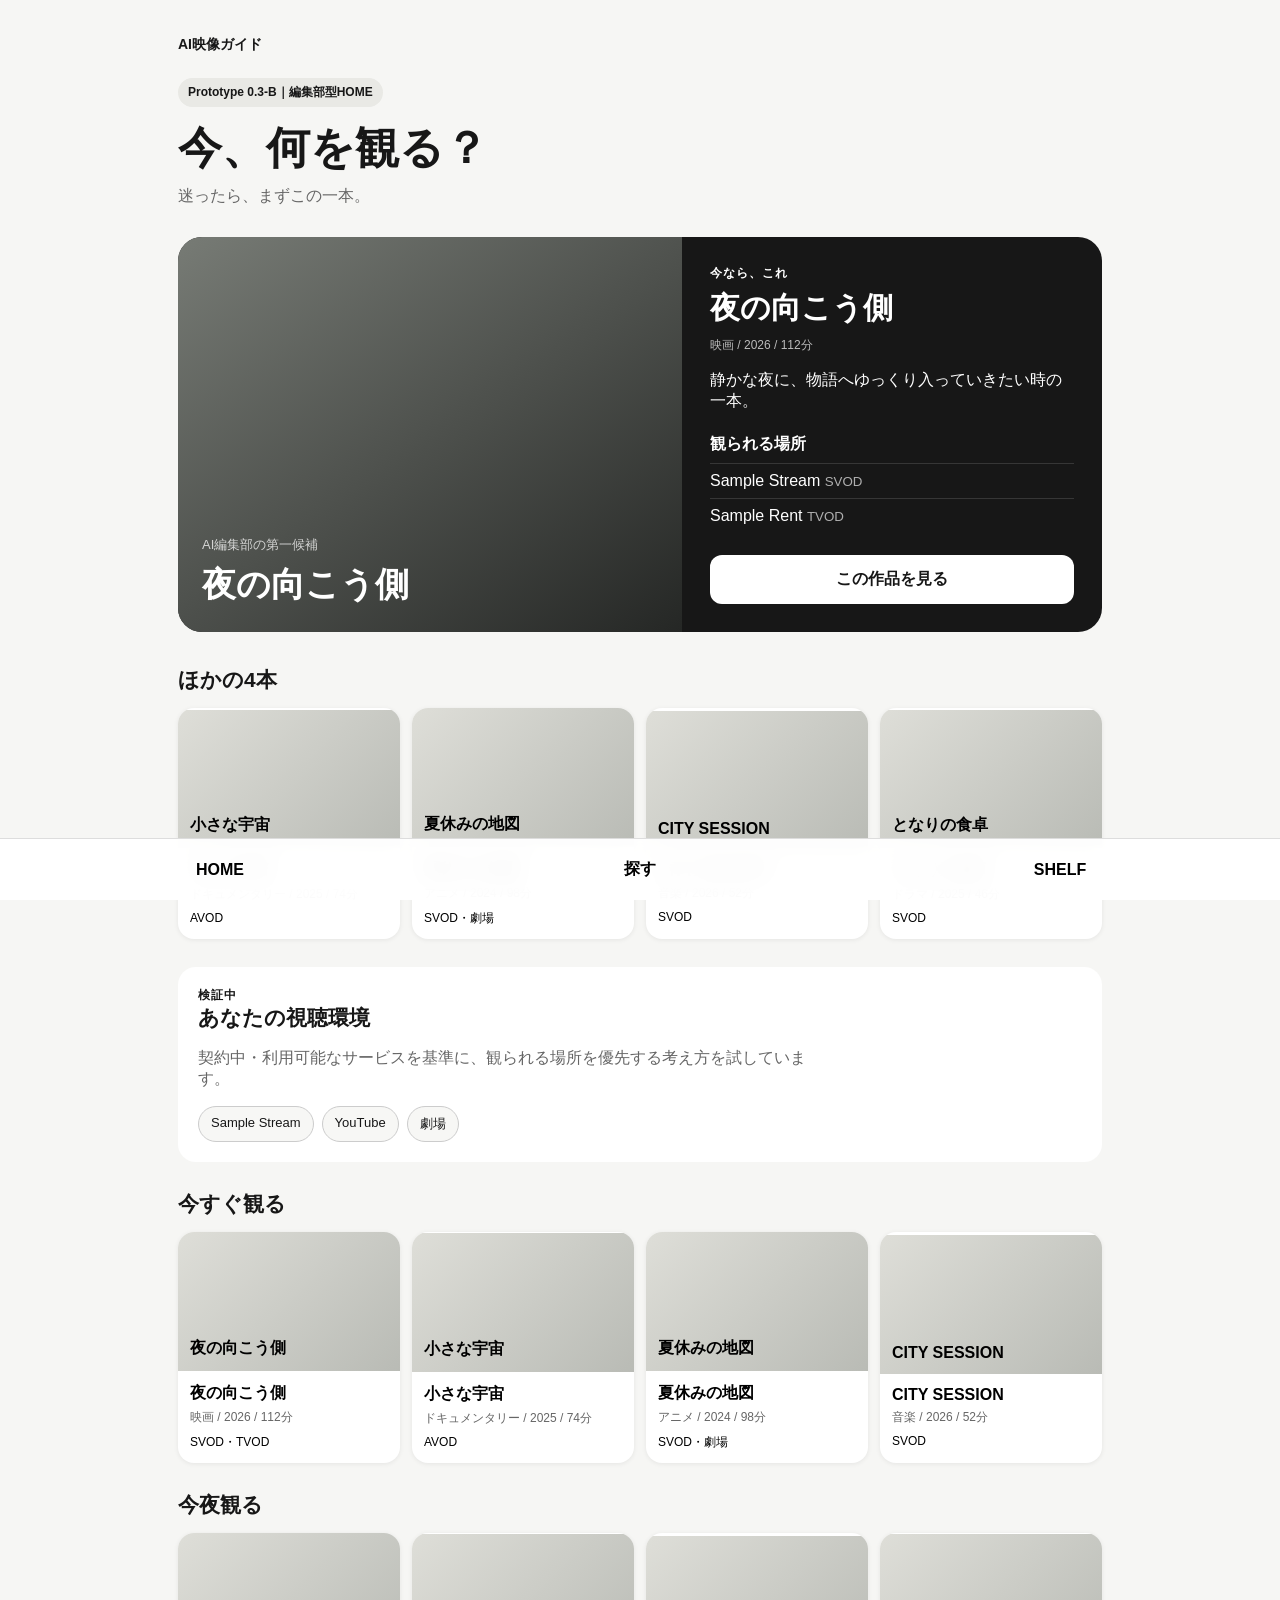
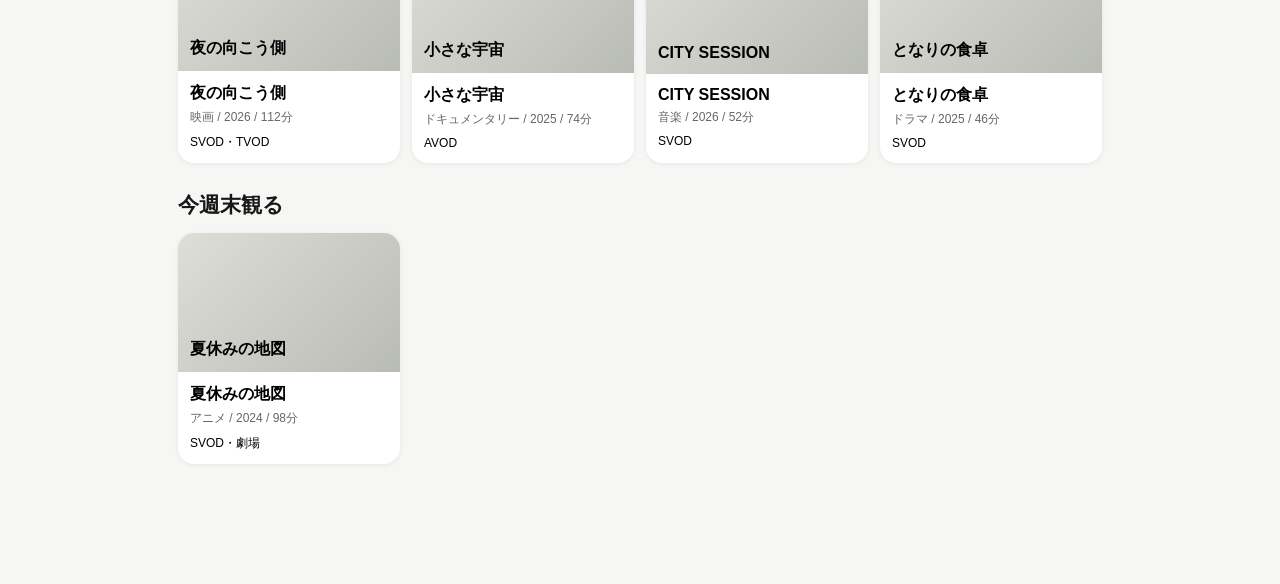
<file: index.html>
<!doctype html>
<html lang="ja">
<head>
  <meta charset="utf-8" />
  <meta name="viewport" content="width=device-width, initial-scale=1, viewport-fit=cover" />
  <title>AI映像ガイド</title>
  <link rel="stylesheet" href="./styles.css" />
</head>
<body>
  <div id="app"></div>
  <nav class="bottom-nav" aria-label="メインナビゲーション">
    <button data-route="home">HOME</button>
    <button data-route="search">探す</button>
    <button data-route="shelf">SHELF</button>
  </nav>
  <script src="./app.js"></script>
</body>
</html>
</file>
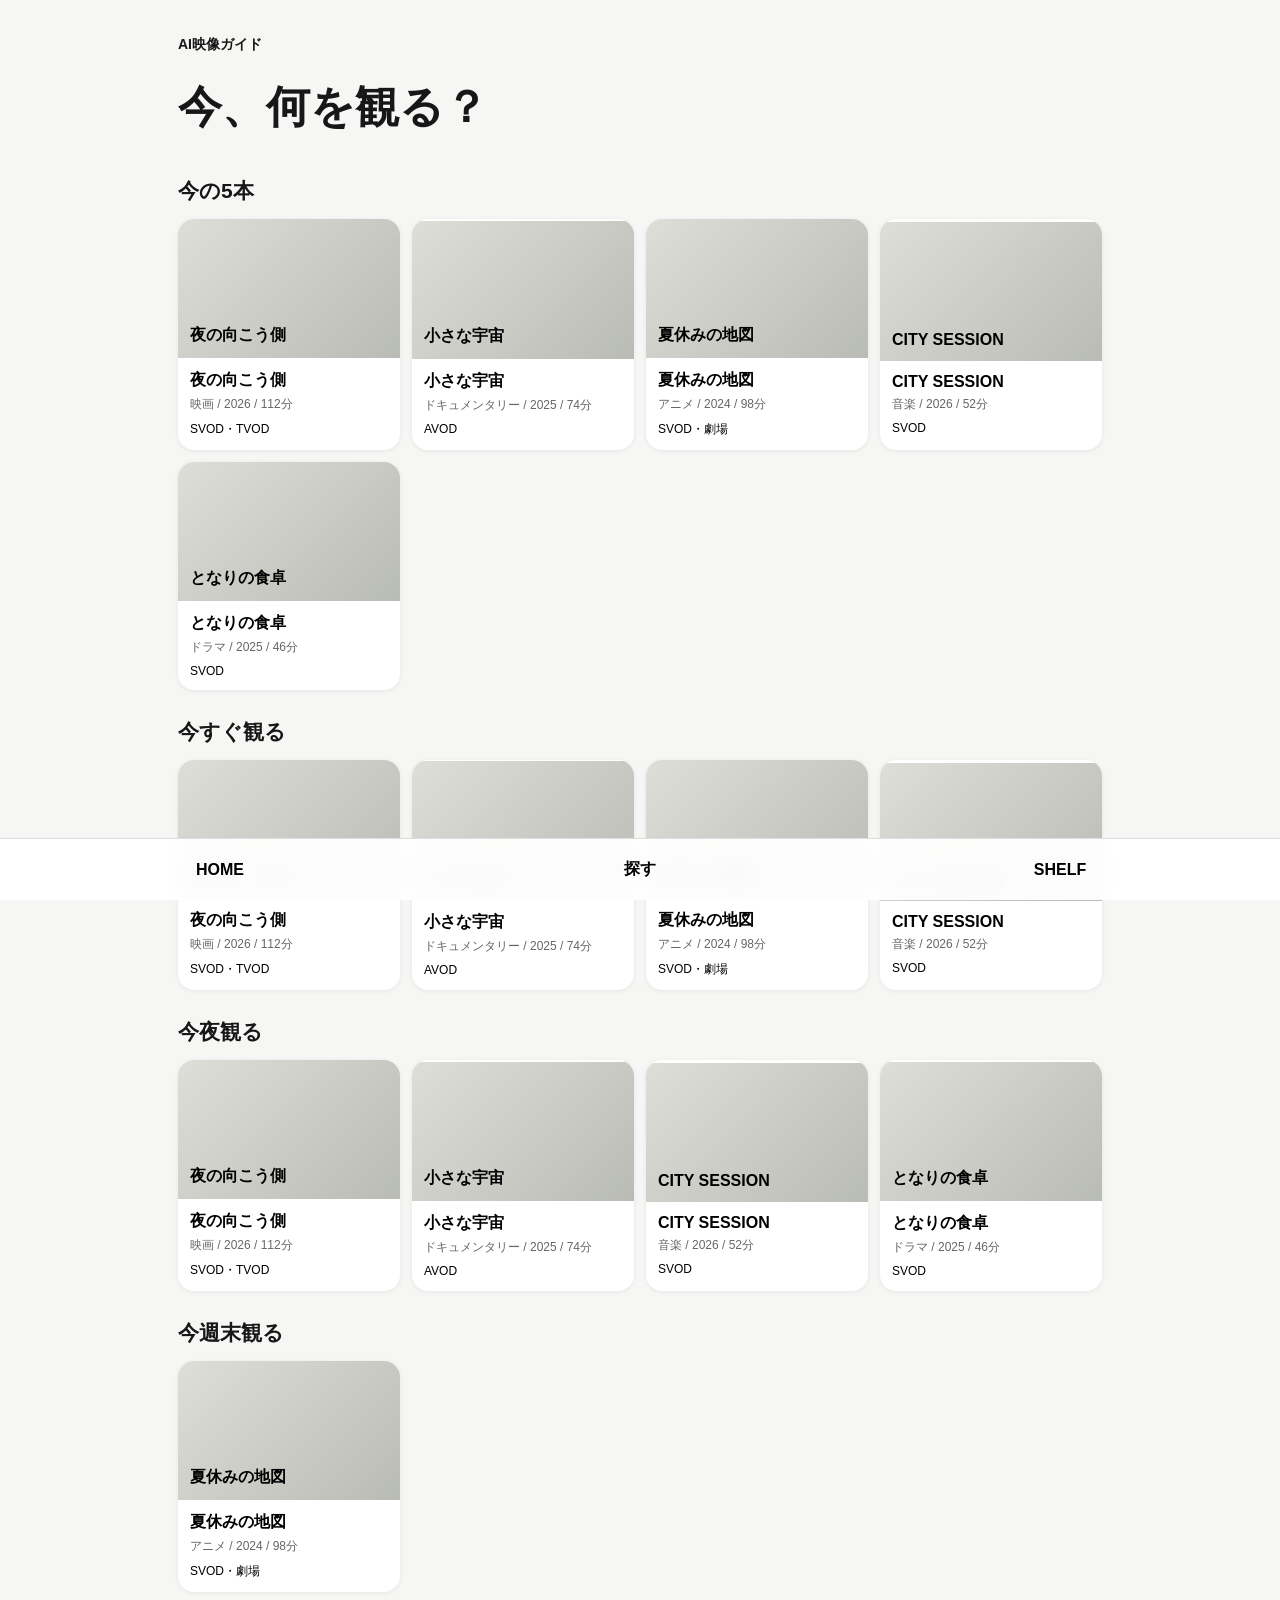
<file: a/index.html>
<!doctype html>
<html lang="ja"><head><meta charset="utf-8"><meta name="viewport" content="width=device-width,initial-scale=1,viewport-fit=cover"><title>AI映像ガイド Prototype 0.3-A</title><link rel="stylesheet" href="../styles.css"></head><body><div id="app"></div><nav class="bottom-nav" aria-label="メインナビゲーション"><button data-route="home">HOME</button><button data-route="search">探す</button><button data-route="shelf">SHELF</button></nav><script src="./app.js"></script></body></html>
</file>
<file: styles.css>
*{box-sizing:border-box}body{margin:0;font-family:-apple-system,BlinkMacSystemFont,"Segoe UI",sans-serif;background:#f6f6f4;color:#171717}button,input{font:inherit}.page{max-width:960px;margin:0 auto;padding:24px 18px 92px}.brand{font-size:14px;font-weight:700}.hero{padding:24px 0 12px}.hero h1{font-size:32px;margin:0}.section{margin:28px 0}.section h2{font-size:21px;margin:0 0 14px}.cards{display:grid;grid-template-columns:repeat(2,minmax(0,1fr));gap:12px}.card{border:0;background:white;border-radius:16px;padding:0;text-align:left;overflow:hidden;box-shadow:0 1px 5px #00000012}.poster{aspect-ratio:16/10;display:flex;align-items:flex-end;padding:12px;background:linear-gradient(135deg,#deded8,#b9bbb5);font-weight:700}.card-body{padding:12px}.meta{font-size:12px;color:#666;margin-top:5px}.platforms{font-size:12px;margin-top:8px}.detail-poster{height:220px;border-radius:20px;background:linear-gradient(135deg,#d9d9d2,#a9aca5);display:flex;align-items:flex-end;padding:18px;font-size:26px;font-weight:800}.editorial,.availability,.shelf-box{background:white;border-radius:16px;padding:16px;margin:16px 0}.availability-row{display:flex;justify-content:space-between;padding:10px 0;border-bottom:1px solid #eee}.primary{width:100%;border:0;border-radius:12px;padding:14px;background:#171717;color:white;font-weight:700}.secondary{border:1px solid #ccc;border-radius:999px;padding:8px 12px;background:white}.chips{display:flex;flex-wrap:wrap;gap:8px}.search-input{width:100%;padding:14px;border:1px solid #ccc;border-radius:12px;background:white}.bottom-nav{position:fixed;bottom:0;left:0;right:0;display:grid;grid-template-columns:repeat(3,1fr);padding:10px max(10px,env(safe-area-inset-right)) calc(10px + env(safe-area-inset-bottom)) max(10px,env(safe-area-inset-left));background:#fffffff2;border-top:1px solid #ddd;backdrop-filter:blur(12px)}.bottom-nav button{border:0;background:transparent;padding:10px;font-weight:700}.shelf-item{background:white;border-radius:16px;padding:14px;margin:10px 0}.keyword{display:inline-block;background:#eee;border-radius:999px;padding:5px 9px;margin:5px 4px 0 0;font-size:12px}.state-select{width:100%;padding:10px;margin:10px 0;border-radius:10px;border:1px solid #ccc;background:white}@media(min-width:700px){.cards{grid-template-columns:repeat(4,minmax(0,1fr))}.hero h1{font-size:44px}.detail-poster{height:330px}.page{padding-top:36px}}.prototype-label{display:inline-block;margin-bottom:12px;padding:6px 10px;border-radius:999px;background:#e9e9e5;font-size:12px;font-weight:700}.hero-copy{margin:8px 0 0;color:#666}.today-pick{display:grid;grid-template-columns:1.2fr 1fr;background:#171717;color:white;border-radius:24px;overflow:hidden;margin:18px 0 34px}.pick-visual{min-height:360px;padding:24px;display:flex;flex-direction:column;justify-content:flex-end;background:linear-gradient(145deg,#777b75,#252725);cursor:pointer}.pick-visual span{font-size:13px;opacity:.75;margin-bottom:8px}.pick-visual strong{font-size:34px}.pick-copy{padding:28px}.pick-copy h2{font-size:30px;margin:6px 0 8px}.pick-copy .meta{color:#bbb}.eyebrow{font-size:12px;font-weight:800;letter-spacing:.08em}.quick-places{margin:22px 0}.quick-places strong{display:block;margin-bottom:8px}.quick-places span{display:block;padding:8px 0;border-top:1px solid #ffffff22}.quick-places small{opacity:.65}.today-pick .primary{background:white;color:#171717}.environment{background:white;border-radius:18px;padding:20px}.environment p{color:#666;max-width:620px}.service-chip{border:1px solid #ccc;border-radius:999px;padding:8px 12px;background:#f7f7f5;font-size:13px}@media(max-width:699px){.today-pick{grid-template-columns:1fr}.pick-visual{min-height:240px}.pick-copy{padding:20px}.pick-copy h2{font-size:25px}}
</file>
